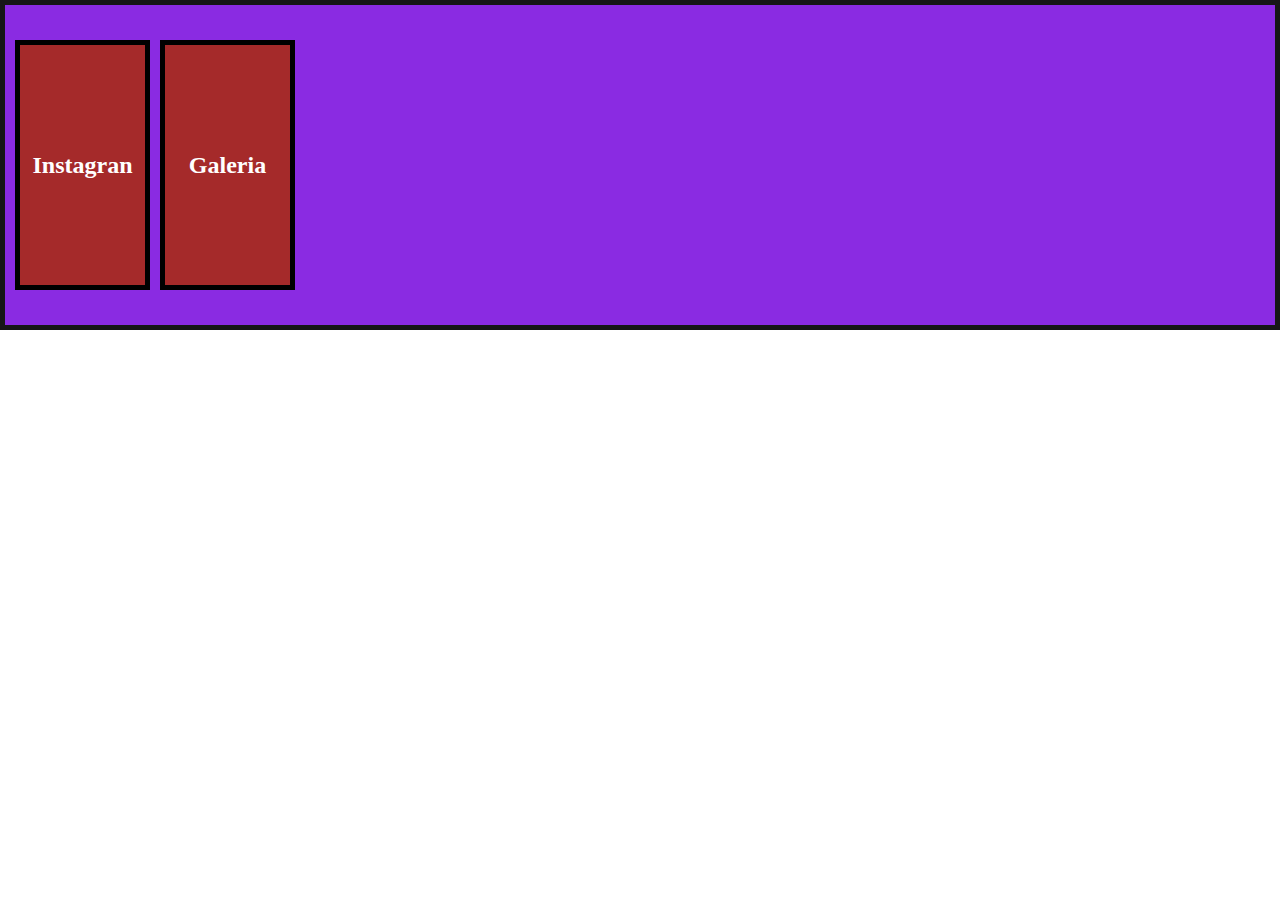
<file: index.html>
<!DOCTYPE html>
<html lang="en">
<head>
    <meta charset="UTF-8">
    <meta name="viewport" content="width=device-width, initial-scale=1.0">
    <title>FlexBox</title>
    <link rel="stylesheet" href="style.css">
</head>
<body>
    <div class="container">
        <div class="item item1"><a href="./instagran-clone/instagran.html">Instagran</a></div>
        <div class="item item2"><a href="./bootstrap/galeria/galeria.html">Galeria</a></div>
    </div>
</body>
</html>
</file>
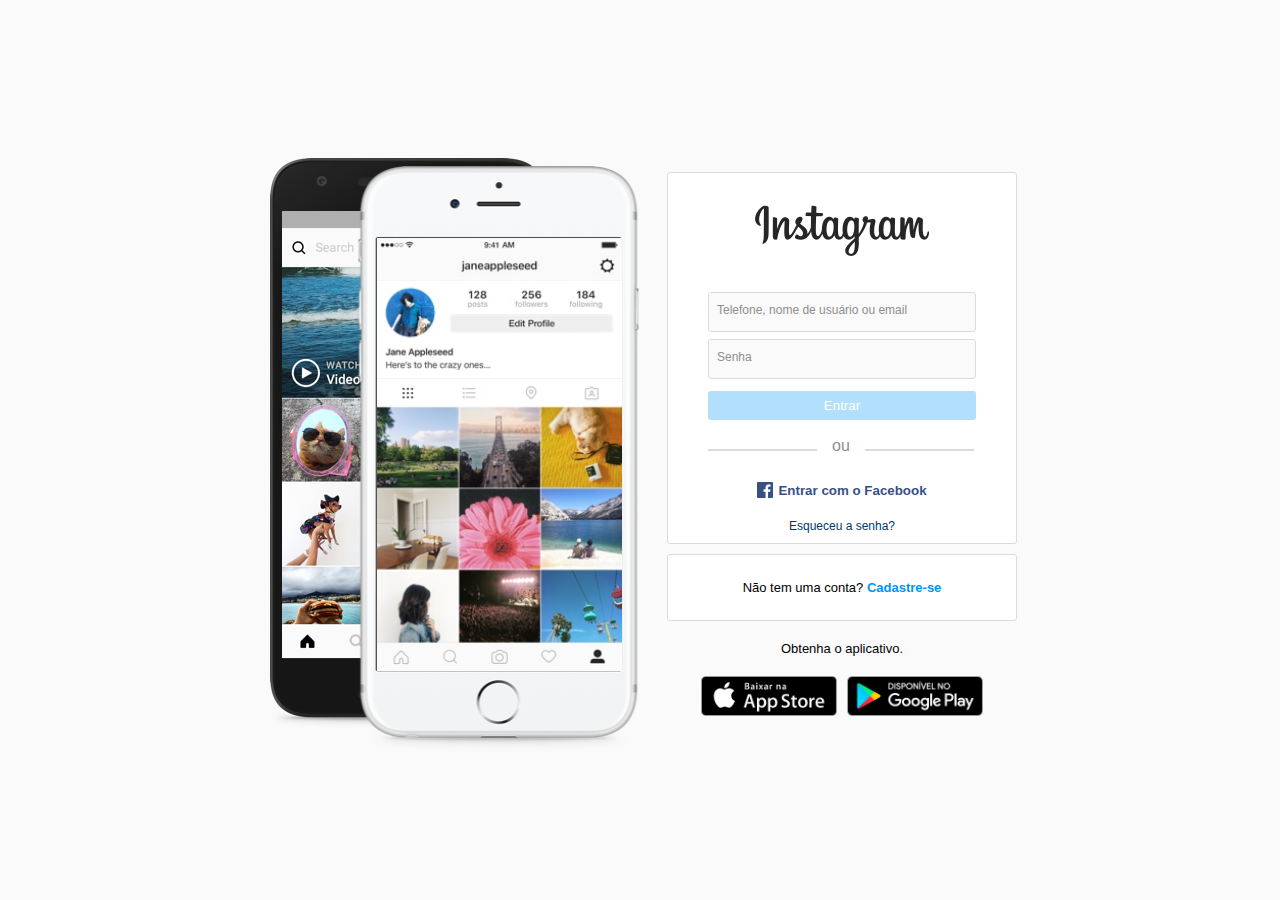
<file: instagran-clone/instagran.html>
<!DOCTYPE html>
<html lang="en">

<head>
    <meta charset="UTF-8">
    <meta name="viewport" content="width=device-width, initial-scale=1.0">
    <title>Instagran boxex</title>
    <link rel="stylesheet" href="instagran.css">
</head>

<body>
    <div class="container">
        <div class="phones">
            <div class="images">
                <img id="0a2d3016f375" src="./imgs/0a2d3016f375.jpg">
                <img id="6f03eb85463c" src="./imgs/6f03eb85463c.jpg">
                <img id="842fe5699220" src="./imgs/842fe5699220.jpg">
                <img id="d6bf0c928b5a" src="./imgs/d6bf0c928b5a.jpg">
                <img id="f0c687aa6ec2" src="./imgs/f0c687aa6ec2.jpg">
            </div>
        </div>
        <div class="auth">
            <div class="title-login">
                <h1 class="title">Instagran</h1>
                <form>
                    <div class="form">

                        <div class="form-itens">
                            <div class="id-field">
                                <div class="id-field-content">
                                    <label>
                                        <span class="field-info">Telefone, nome de usuário ou email</span>
                                        <input aria-label="Telefone, nome de usuário ou email" aria-required="true"
                                            autocapitalize="off" autocorrect="off" maxlength="75" name="username"
                                            type="text" value="">
                                    </label>
                                    <div class="pdg"></div>
                                </div>
                            </div>
                            <div class="id-field">
                                <div class="id-field-content">
                                    <label>
                                        <span class="field-info">Senha</span>
                                        <input aria-label="Senha" aria-required="true" autocapitalize="off"
                                            autocorrect="off" maxlength="75" name="password" type="password" value="">
                                    </label>
                                    <div class="pdg"></div>
                                </div>
                            </div>
                        </div>
                        <div>
                            <button class="btn-entrar" disabled="" type="submit">
                                <div>Entrar</div>
                            </button>
                        </div>
                        <div class="or">
                            <div class="line"></div>
                            <div class="word">ou</div>
                            <div class="line"></div>
                        </div>
                        <div>
                            <button class="facebook" type="button">
                                <span class="fb-icon"></span><span class="fb-text">Entrar com o Facebook</span>
                            </button>
                        </div>
                        <a class="forget" href="#" tabindex="0">Esqueceu a senha?</a>
                    </div>
                </form>
            </div>
            <div class="register">
                <div>
                    <p>Não tem uma conta? <a href="#" tabindex="0" class="register-link"><span>Cadastre-se</span></a>
                    </p>
                </div>
            </div>
            <div class="obtain">
                <div>
                    <p>Obtenha o aplicativo.</p>
                </div>
                <div class="obt-images">
                    <a href="#"><img class="app-store" alt="Disponível na App Store" src="./imgs/68006a2bb372.png"></a>
                    <a href="#"><img class="app-store" alt="Disponível no Google Play"
                            src="./imgs/2f2a0c05b2f3.png"></a>
                </div>
            </div>
        </div>
    </div>
    </div>
    <script>

        (() => {

            const images = ['0a2d3016f375', '6f03eb85463c',
                '842fe5699220', 'd6bf0c928b5a', 'f0c687aa6ec2'];

            function changeImage(index) {
                let lastIndex = index - 1

                if (index >= images.length) {
                    index = 0;
                }
                if (index === 0) {
                    lastIndex = images.length - 1
                }
                var currentElement = document.getElementById(images[lastIndex])
                var nextElement = document.getElementById(images[index])
                Array.from(document.getElementsByClassName('hideC')).forEach(el => el.classList.remove('hideC'))
                currentElement.classList.add('hideC')
                currentElement.classList.remove('opacity')
                nextElement.classList.add('opacity')
                setTimeout(() => changeImage(++index), 5000)
            }

            changeImage(0);
        })();

    </script>
</body>

</html>
</file>
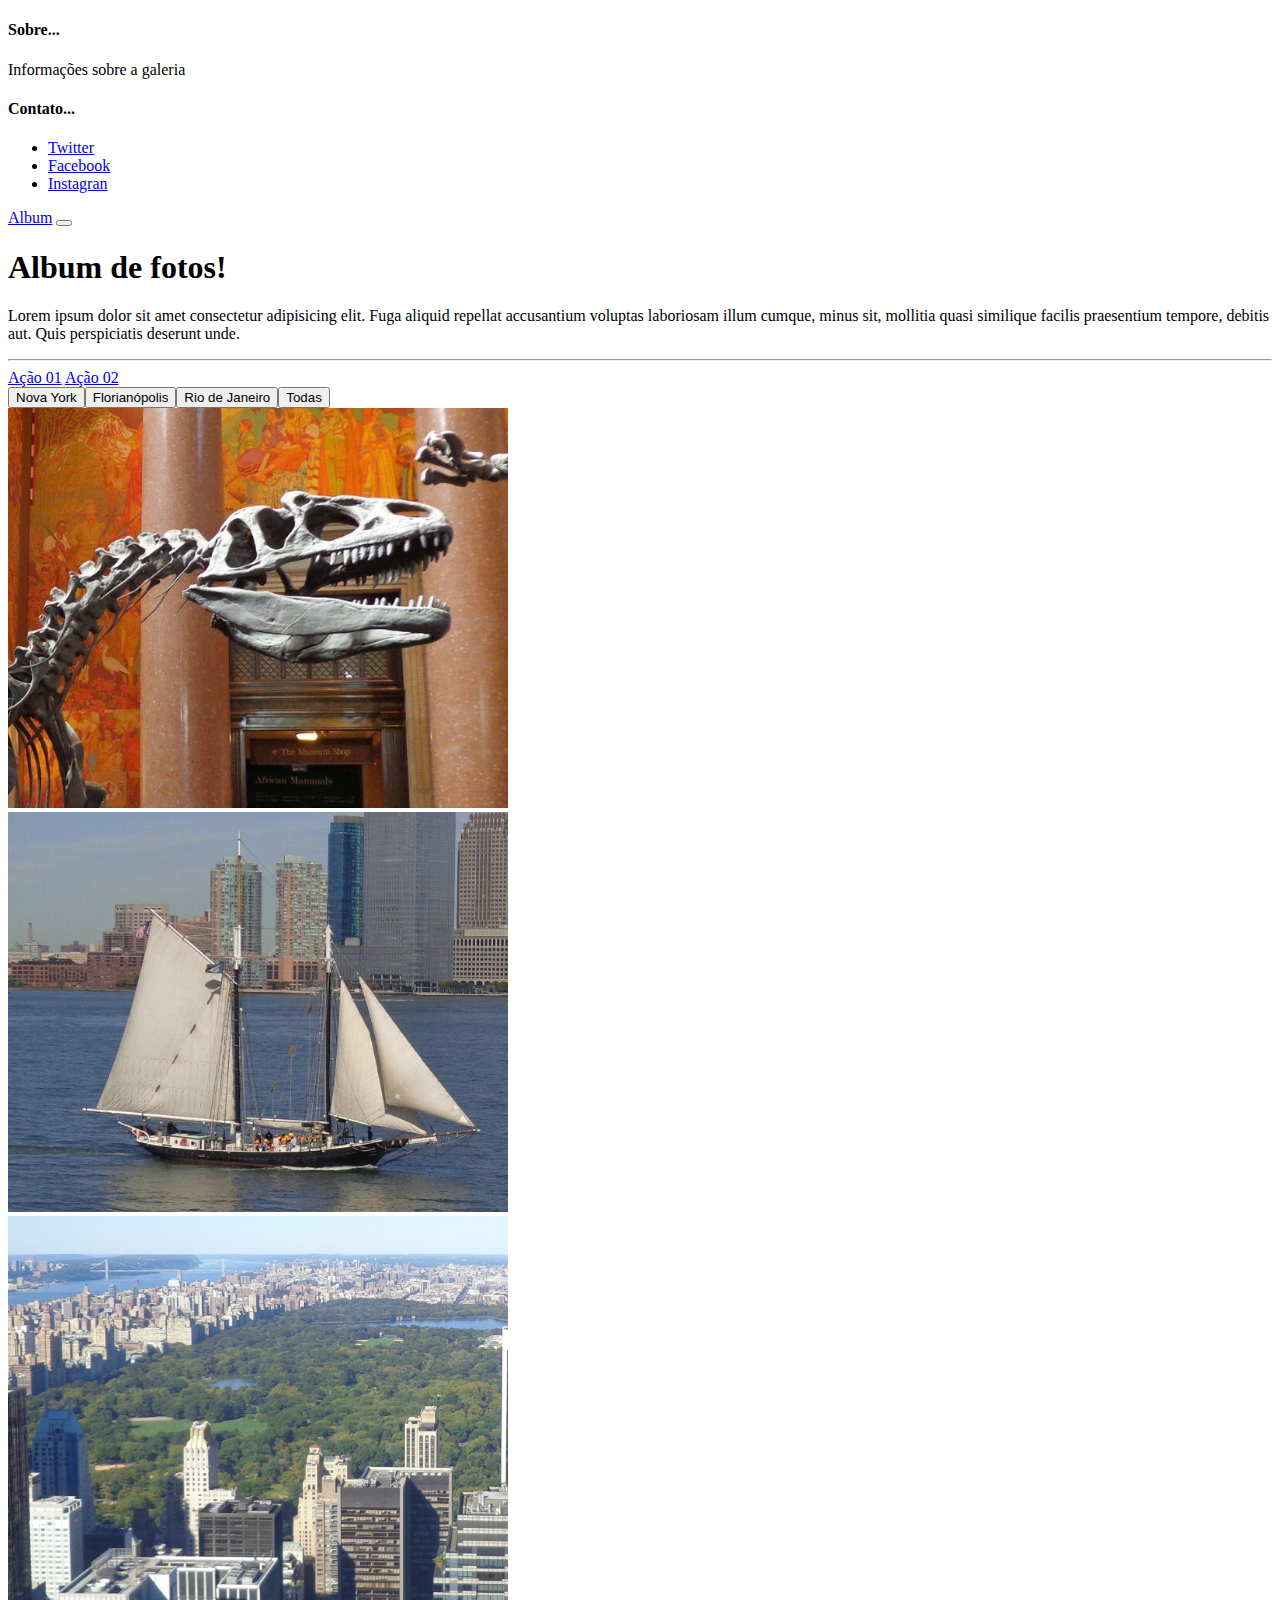
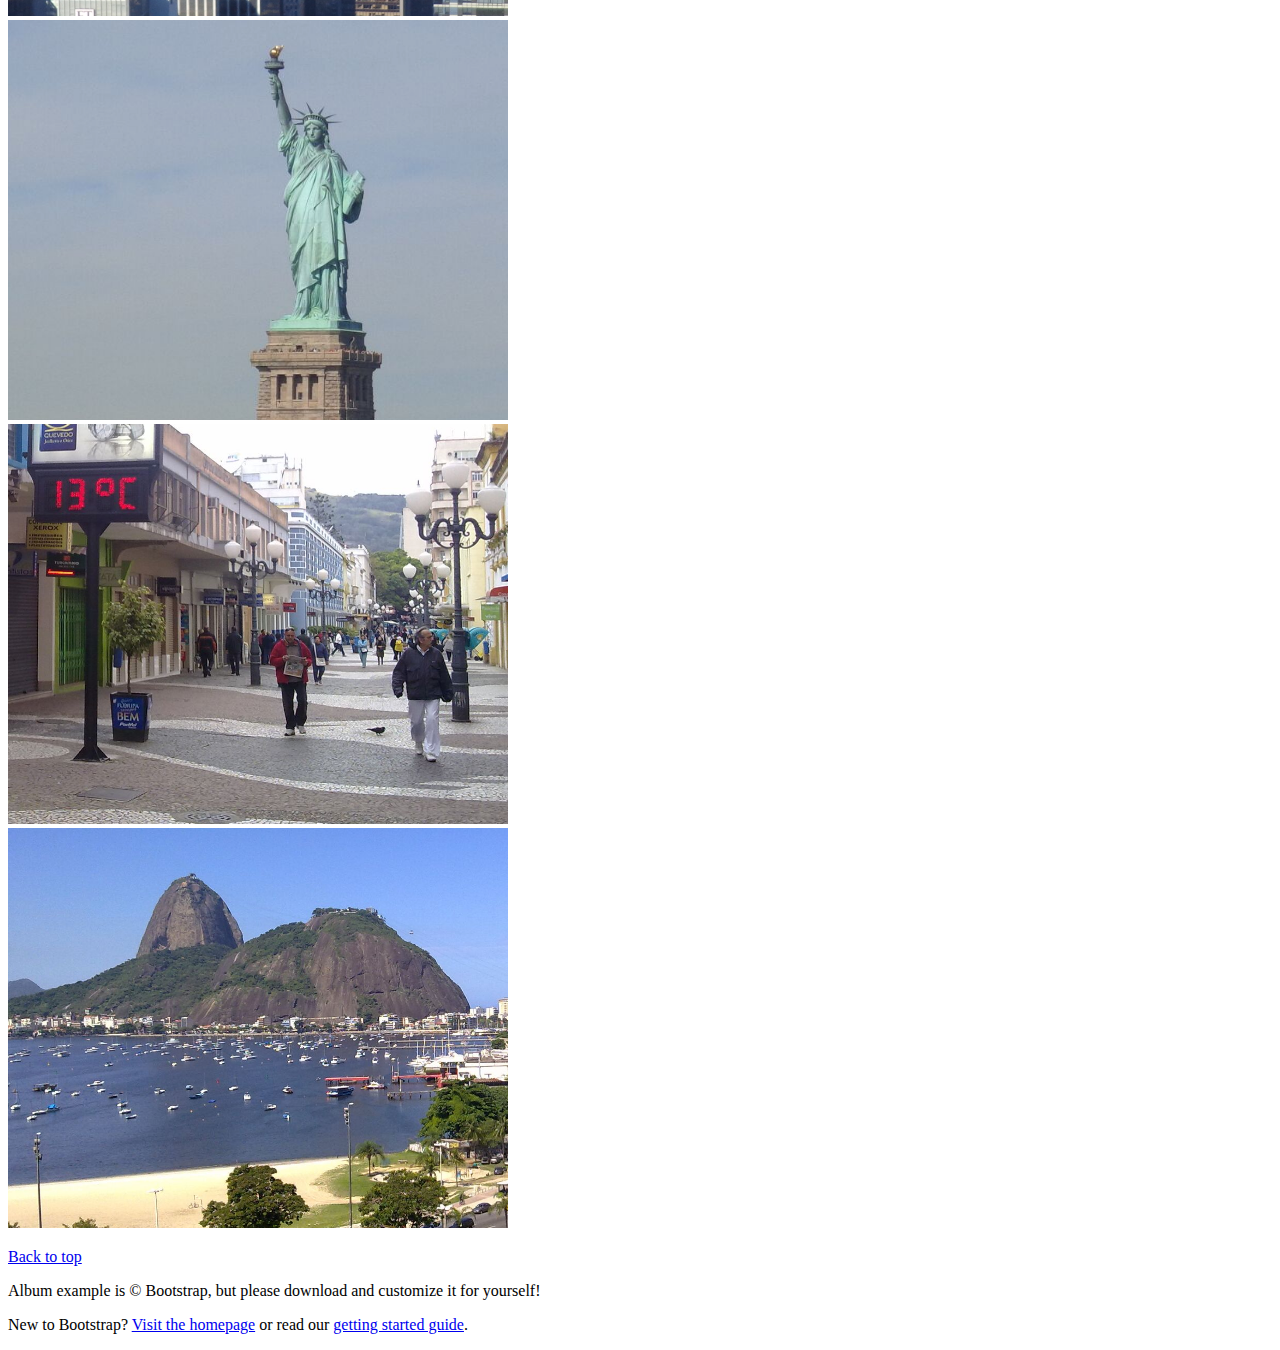
<file: bootstrap/galeria/galeria.html>
<!DOCTYPE html>
<html lang="en">

<head>
    <meta charset="UTF-8">
    <meta name="viewport" content="width=device-width, initial-scale=1.0">
    <title>Galeria</title>
    <link rel="stylesheet" href="https://cdn.jsdelivr.net/npm/bootstrap@4.5.3/dist/css/bootstrap.min.css"
        integrity="sha384-TX8t27EcRE3e/ihU7zmQxVncDAy5uIKz4rEkgIXeMed4M0jlfIDPvg6uqKI2xXr2" crossorigin="anonymous">
</head>

<body class="bg-secondary">
    <header app-include="./pages/templates/header.html"></header>
    <main role="main" app-include="./pages/galeria/galeria.html"></main>
    <footer class="footer py-5 container-fluid bg-light" app-include="./pages/templates/footer.html"></footer>

    <script src="https://code.jquery.com/jquery-3.5.1.min.js"
        integrity="sha256-9/aliU8dGd2tb6OSsuzixeV4y/faTqgFtohetphbbj0=" crossorigin="anonymous"></script>
    <script src="https://cdn.jsdelivr.net/npm/popper.js@1.16.1/dist/umd/popper.min.js"
        integrity="sha384-9/reFTGAW83EW2RDu2S0VKaIzap3H66lZH81PoYlFhbGU+6BZp6G7niu735Sk7lN"
        crossorigin="anonymous"></script>
    <script src="https://cdn.jsdelivr.net/npm/bootstrap@4.5.3/dist/js/bootstrap.min.js"
        integrity="sha384-w1Q4orYjBQndcko6MimVbzY0tgp4pWB4lZ7lr30WKz0vr/aWKhXdBNmNb5D92v7s"
        crossorigin="anonymous"></script>
    <script>
        const duration = 300
        function filterByCity(city) {

            $('[app-city]').each(function (i, e) {
                const target = (!city) || $(e).attr('app-city') === city
                if (!target) {
                    $(e).fadeOut(duration, () => {
                        $(this).parent().addClass('d-none')
                    })
                }
                else {
                    $(this).parent().removeClass('d-none')
                    $(e).fadeIn(duration)
                }
            })
        }

        $.fn.cityButtons = function () {
            
            const cities = new Set
            $('[app-city]').each(function (i, e) {
                cities.add($(e).attr('app-city'))
            })

            const btns = Array.from(cities).map((city) => {
                const btn = $('<button>')
                    .addClass(['btn', 'btn-info'])
                    .html(city)
                btn.click(e => filterByCity(city))
                return btn
            })

            const btnAll = $('<button>')
                .addClass(['btn', 'btn-info'])
                .html("Todas")
            btnAll.click(e => filterByCity(null))
            btns.push(btnAll)

            const btnGroup = $('<div>')
                .addClass(['btn-group'])
            btnGroup.append(btns)

            $(this).html(btnGroup)
            return this
        }

        

        function loadIncludes(parent) {
            if (!parent) {
                parent = 'body'
            }
            $(parent).find('[app-include]').each(function (i, e) {
                const url = $(e).attr('app-include')
                $.ajax({
                    url,
                    success(data) {
                        $(e).html(data);
                        $(e).removeAttr('app-include');
                        $('[app-city-buttons]').cityButtons()
                        loadIncludes(e)
                    }
                })
            })
        }

        loadIncludes();
        
    </script>
</body>

</html>
</file>
<file: style.css>
body {
    margin: 0;
    box-sizing: border-box;
}
.container {
    background-color: blueviolet;
    height: 300px;
    border: 5px solid rgb(22, 22, 22);
    display: flex;
    flex-direction: row;
    align-items: center;
    gap: 10px;
    padding: 10px;
}

.item {
    display: flex;
    justify-content: center;
    vertical-align: middle;
    align-items: center;
    background-color: brown;
    height: 80%;
    width: 10%;
    border: 5px solid black;
    color: white;
    font-size: 1.5rem;
    font-weight: 800;
}

.item a {
    color: white;
    text-decoration: none;
}
</file>
<file: instagran-clone/instagran.css>
body {
    margin: 0;
    box-sizing: border-box;
    display: flex;
    justify-content: center;
    align-items: center;
    min-height: 100vh;
    background-color: rgb(250,250,250);
    font-family: -apple-system,BlinkMacSystemFont,"Segoe UI",Roboto,Helvetica,Arial,sans-serif;
}

.container {
    display: flex;
}

.phones {display: none;}

.auth {
    vertical-align: baseline;
    display: flex;
    flex-direction: column;
    justify-content: center;
    flex-grow: 1;
    flex-shrink: 0;
    align-items: stretch;
    max-width: 350px;
    
}

.title-login h1 {
    margin: 22px 86.5px 12px 86.5px;
}

.title-login {
    background-color: #FFF;
    border: 1px solid rgb(219,219,219);
    border-radius: 3px;
    padding-bottom: 10px;
    padding-top: 10px;
    margin-bottom: 10px;
}

.form {
    display: flex;
    flex-direction: column;
    vertical-align: baseline;
    margin-top: 24px;
}

form {
    display: flex;
}

.field-content {
    display: flex;
    justify-content: center;
    align-items: center;
}

.id-field-content {
    border: 1px solid rgb(219, 219, 219);
    position: relative;
    height: 38px;
    background-color: rgb(250,250,250);
    border-radius: 3px;
}

.field-info {
    position: absolute;
    font-size: 12px;
    left: 8px;
    top: 10px;
    color: rgb(142, 142, 142);
}

.id-field {
    margin: 0px 40px 7px 40px;
}

input {
    background: #fafafa;
    background: rgba(var(--b3f,250,250,250),1);
    border: 0;
    -webkit-box-flex: 1;
    -webkit-flex: 1 0 auto;
    -ms-flex: 1 0 auto;
    flex: 1 0 auto;
    margin: 0;
    outline: 0;
    overflow: hidden;
    padding: 9px 0 7px 8px;
    text-overflow: ellipsis;
}

.pdg {
    padding-right: 8px;
}

.title {
    background-image: url("./imgs/32f0a4f27407.png");
    background-repeat: no-repeat;
    background-position: 0 -130px;
    height: 51px;
    width: 175px;
    color: transparent;
    margin: 22px 86.5px 12px 86.5px;
}

.btn-entrar {
    background-color: rgba(0, 149, 246, 0.3);
    color: white;
    background-clip: border-box;
    width: 268px;
    padding: 6px 9px;
    border: 1px solid transparent;
    margin: 5px 40px 7px 40px;
    border-radius: 3px;
}

.line {
    border: 1px solid rgb(219, 219, 219);
    height: 0px;
    display: flex;
    width: 107px;
    margin-top: 12px;
}

.or {
    display: flex;
    flex-direction: row;
    vertical-align: baseline;
    align-items: stretch;
    margin: 10px 40px 18px 40px;
}

.word {
    margin: 0px 15px;
    color: rgb(142,142,142);
    font-size: 16px;
}

.facebook {
    margin: 8px 40px;
    width: 268px;
    background-color: #FFF;
    border: 0px;
    color: rgb(56, 81, 133);
    font-weight: 600;
    display: flex;
    justify-content: center;
    align-items: center;
    cursor: pointer;
}

.fb-icon {
    background-image: url('./imgs/32f0a4f27407.png');
    background-position-x: -414px;
    background-position-y: -259px;
    height: 16px;
    width: 16px;
    display: inline-block;
    margin-right: 5px;
    vertical-align: baseline;
}

.fb-text {
    vertical-align: baseline;
}

.forget {
    display: flex;
    align-items: center;
    justify-content: center;
    color: rgb(0, 55, 107);
    font-size: 12px;
    text-decoration: none;
    margin-top: 12px;
}

.register {
    background-color: #FFF;
    border: 1px solid rgb(219,219,219);
    border-radius: 3px;
    padding-bottom: 10px;
    padding-top: 10px;
    margin-bottom: 10px;
}

.register p {
    text-align: center;
    font-size: 13px;
    margin: 15px;
}

.register-link {
    color:rgb(0, 149, 246);
    font-weight: 600;
    text-decoration: none;
}

.obtain {
    display: flex;
    align-items: center;
    flex-direction: column;
}

.obtain p {
    text-align: center;
    font-size: 13px;
    margin: 10px;
}

.obt-images {
    display: flex;
    gap: 10px;
    margin: 10px 0px;
}

.app-store {
    width: 136px;
    height: 40px;
}

@media (min-width: 450px) {
    .container {
        margin-top: 32px;
        padding-bottom: 32px;
    }

    .auth {
        padding: 10px 0px 20px 0px;
        margin-top: 12px;
    }
}

@media (min-width: 876px) {
    .phones {
        height: 618px ;
        width: 454px ;
        position: relative;
        align-items: stretch;
        display: block;
        background-image: url("./imgs/43cc71bb1b43.png");
        background-repeat: no-repeat;
        background-size: 454px  618px;
        margin-left: -35px;
        margin-right: -15px;
    }

    @keyframes hide {
        from {opacity: 1;}
        to {opacity: 0;}
    }

    @keyframes show {
        from {opacity: 0;}
        to {opacity: 1;}
    }

    .images img {
        position: absolute;
        top: 96.6px;
        left: 148.5px;
        width: 245px;
        height: 433px;
        display: none;
    }

    .images .opacity {
        animation-name: show;
        animation-duration: 4s;
        display: block;
        z-index: 1;
    }

    .images .hideC {
        animation-name: hide;
        animation-duration: 4s;
        display: block;
    }
}
</file>
